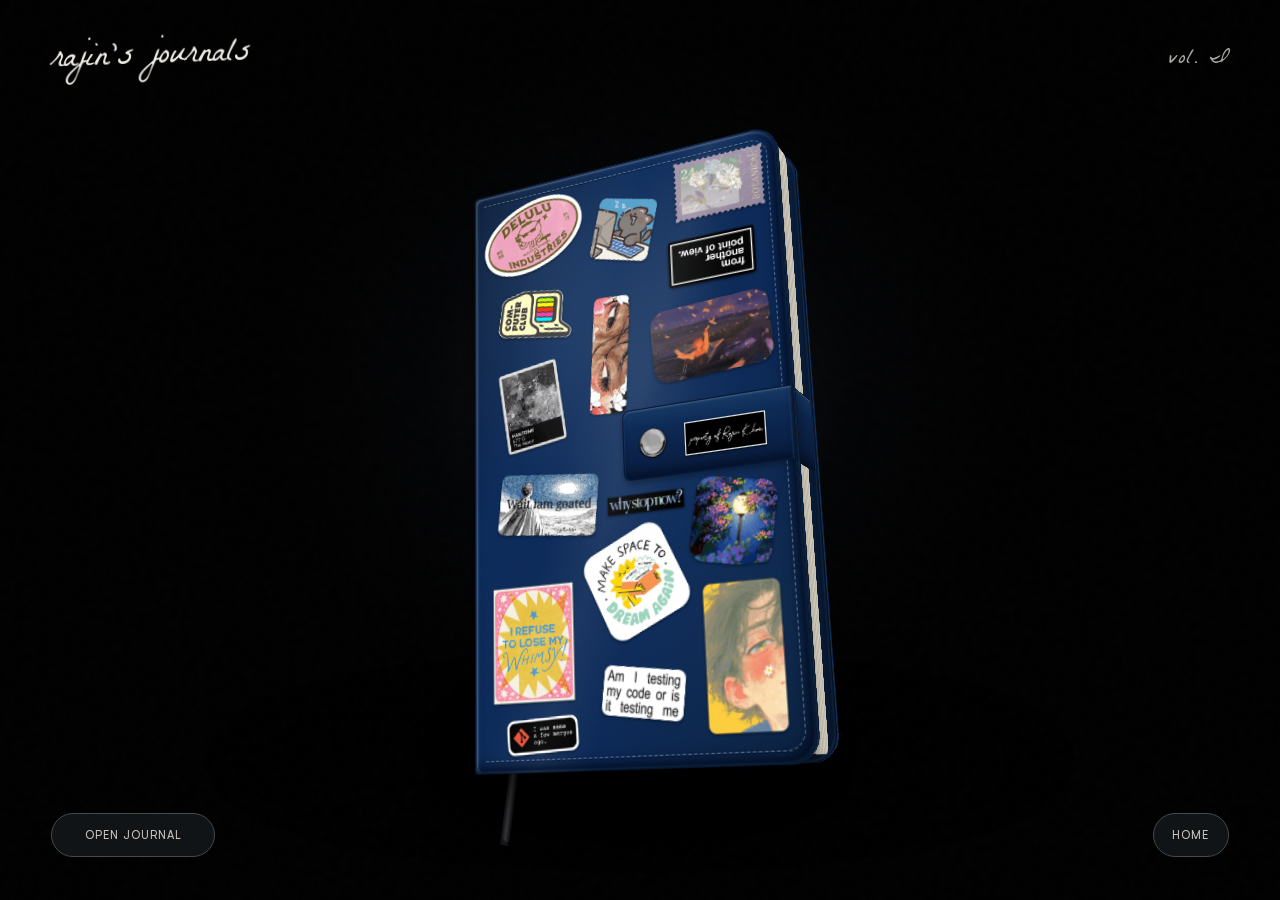
<file: index.html>
<!doctype html>
<html lang="en">
  <head>
    <meta charset="utf-8" />
    <meta name="viewport" content="width=device-width, initial-scale=1" />
    <meta name="theme-color" content="#000000" />
    <meta name="description" content="Explore Rajin's public-facing leather journal in 3D. Open the cover and turn through its pages." />
    <meta name="author" content="Rajin Khan" />
    <meta name="robots" content="index, follow, max-image-preview:large" />
    <title>rajin's journals</title>
    <link rel="canonical" href="https://journals.rajinkhan.com/" />
    <link rel="icon" href="./favicon.ico" sizes="any" />
    <link rel="icon" type="image/png" href="./assets/favicon.png" sizes="192x192" />
    <link rel="apple-touch-icon" href="./assets/favicon.png" />
    <meta property="og:type" content="website" />
    <meta property="og:site_name" content="rajin's journals" />
    <meta property="og:title" content="rajin's journals" />
    <meta property="og:description" content="Explore Rajin's public-facing leather journal in 3D. Open the cover and turn through its pages." />
    <meta property="og:url" content="https://journals.rajinkhan.com/" />
    <meta property="og:image" content="https://journals.rajinkhan.com/og-image.png?v=2" />
    <meta property="og:image:type" content="image/png" />
    <meta property="og:image:width" content="1200" />
    <meta property="og:image:height" content="630" />
    <meta property="og:image:alt" content="rajin's journals in handwritten lettering beside a sticker-covered navy leather journal" />
    <meta name="twitter:card" content="summary_large_image" />
    <meta name="twitter:title" content="rajin's journals" />
    <meta name="twitter:description" content="Explore Rajin's public-facing leather journal in 3D. Open the cover and turn through its pages." />
    <meta name="twitter:image" content="https://journals.rajinkhan.com/og-image.png?v=2" />
    <meta name="twitter:image:alt" content="rajin's journals in handwritten lettering beside a sticker-covered navy leather journal" />
    <link rel="stylesheet" href="./styles.css?v=23" />
  </head>
  <body>
    <div class="site-shell">
      <header class="masthead"><h1 class="masthead-title">rajin's journals</h1><span class="volume">vol. I</span></header>

      <main class="main-content">
        <section class="viewer" aria-label="Interactive three-dimensional journal">
          <div class="ambient ambient-one" aria-hidden="true"></div>
          <div class="ambient ambient-two" aria-hidden="true"></div>
          <div class="scene" id="scene">
            <div class="book-shadow" aria-hidden="true"></div>
            <div class="book-motion" id="bookMotion">
              <div class="book" id="book">
                <div class="back-cover cover" aria-hidden="true">
                  <span class="cover-edge edge-free"></span>
                  <span class="cover-edge edge-top"></span>
                  <span class="cover-edge edge-bottom"></span>
                  <div class="cover-face outside"><span class="stitches"></span></div>
                  <div class="cover-face inside"><span class="stitches"></span></div>
                </div>
                <div class="spine" aria-hidden="true"></div>
                <div class="paper-block" aria-hidden="true"><span class="paper-block-top"></span><span class="paper-block-bottom"></span></div>
                <div class="last-page paper-face" id="lastPage" aria-hidden="true"></div>
                <div class="ribbon" aria-hidden="true"></div>
                <div class="sheets" id="sheets"></div>
                <div class="binding-seam" aria-hidden="true"></div>
                <button class="front-cover cover" id="coverButton" type="button" aria-label="Open journal">
                  <span class="cover-edge edge-free"></span>
                  <span class="cover-edge edge-top"></span>
                  <span class="cover-edge edge-bottom"></span>
                  <span class="cover-face outside"><span class="stitches"></span><span class="sticker-layer" id="stickerLayer" aria-hidden="true"></span><span class="cover-sheen"></span></span>
                  <span class="cover-face inside"><span class="stitches"></span></span>
                </button>
                <div class="strap" aria-hidden="true">
                  <div class="strap-anchor"></div>
                  <div class="strap-wrap">
                    <div class="strap-flap"><span class="snap"></span><span class="strap-sticker"></span></div>
                  </div>
                </div>
              </div>
            </div>
          </div>
        </section>
      </main>
      <footer class="site-footer">
        <button class="toggle-button" id="toggleButton" type="button" aria-controls="book" aria-expanded="false" aria-label="Open journal" data-phase="closed">
          <span class="toggle-label" data-label="closed" aria-hidden="true">Open journal</span>
          <span class="toggle-label" data-label="opening" aria-hidden="true">Opening…</span>
          <span class="toggle-label" data-label="open" aria-hidden="true">Close journal</span>
          <span class="toggle-label" data-label="closing" aria-hidden="true">Closing…</span>
        </button>
        <a class="portfolio-link" href="https://rajinkhan.com">home</a>
      </footer>
    </div>
    <dialog class="viewport-notice" id="viewportNotice" aria-labelledby="viewportNoticeTitle" aria-describedby="viewportNoticeText">
      <h2 id="viewportNoticeTitle">Best on a larger screen</h2>
      <p id="viewportNoticeText">The journal is easier to open and read on a laptop, desktop, or iPad. You can still explore it here.</p>
      <form method="dialog"><button type="submit">View journal here</button></form>
    </dialog>
    <script src="./script.js?v=24" defer></script>
  </body>
</html>
</file>
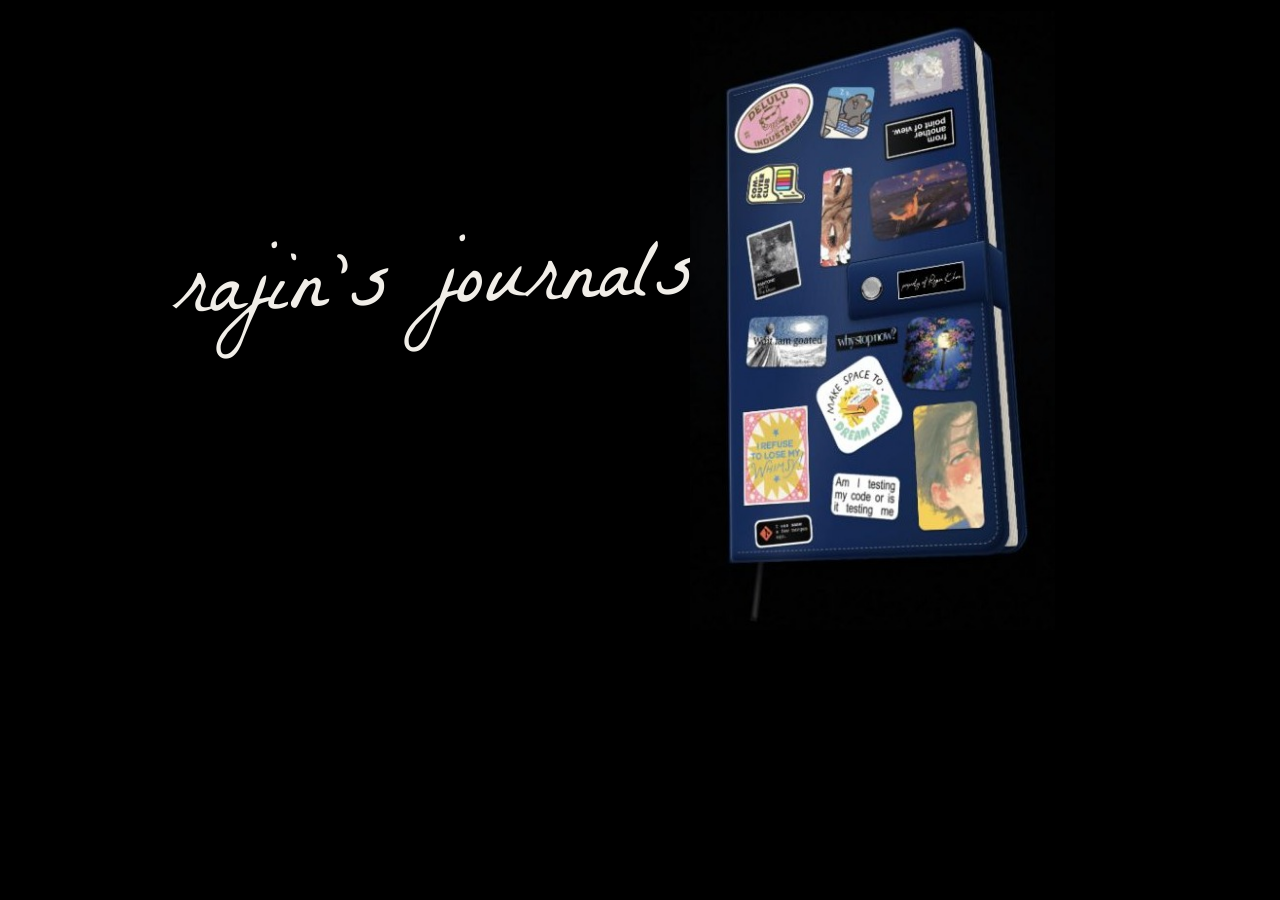
<file: og-image.html>
<!doctype html>
<html lang="en">
  <head>
    <meta charset="utf-8" />
    <meta name="viewport" content="width=device-width, initial-scale=1" />
    <meta name="robots" content="noindex, nofollow" />
    <title>rajin's journals</title>
    <style>
      @font-face { font-family: 'La Belle Aurore'; src: url('./assets/fonts/la-belle-aurore-latin.woff2') format('woff2'); }
      * { box-sizing: border-box; }
      html, body { width: 1200px; height: 630px; margin: 0; overflow: hidden; }
      body { background: #000; color: #f1eee8; }
      main { position: relative; width: 1200px; height: 630px; overflow: hidden; }
      h1 { position: absolute; top: 247px; left: 175px; margin: 0; font-family: 'La Belle Aurore', cursive; font-size: 86px; font-weight: 400; line-height: 1; white-space: nowrap; transform: rotate(-2deg); }
      .book { position: absolute; top: 11px; right: 145px; width: 365px; height: auto; }
      @media (min-width: 1800px) {
        html, body, main { width: 2400px; height: 900px; }
        h1 { top: 350px; left: 500px; font-size: 150px; }
        .book { top: 13px; right: 465px; width: 510px; }
      }
    </style>
  </head>
  <body>
    <main>
      <h1>rajin's journals</h1>
      <img class="book" src="./assets/og-journal.jpg" alt="A navy leather journal covered in stickers" />
    </main>
  </body>
</html>
</file>
<file: styles.css>
@font-face {
  font-family: Satoshi;
  src: url("./assets/fonts/satoshi-400.woff2") format("woff2");
  font-style: normal;
  font-weight: 400;
  font-display: swap;
}
@font-face {
  font-family: Satoshi;
  src: url("./assets/fonts/satoshi-500.woff2") format("woff2");
  font-style: normal;
  font-weight: 500;
  font-display: swap;
}
@font-face {
  font-family: "La Belle Aurore";
  src: url("./assets/fonts/la-belle-aurore-latin.woff2") format("woff2");
  font-style: normal;
  font-weight: 400;
  font-display: swap;
}
:root {
  color-scheme: dark;
  --surface: #000;
  --navy: #071d43;
  --w: 310px;
  --h: 542.5px;
  font-family: Satoshi, "Avenir Next", sans-serif;
}
* { box-sizing: border-box; }
html, body { width: 100%; height: 100%; margin: 0; overflow: hidden; }
body { background: var(--surface); }
button { font: inherit; }
.site-shell {
  position: relative;
  width: 100%;
  height: 100svh;
  overflow: hidden;
  background: #000;
}
.site-shell::before {
  content: "";
  position: absolute;
  inset: 0;
  pointer-events: none;
  opacity: .075;
  background-image: url("data:image/svg+xml,%3Csvg viewBox='0 0 180 180' xmlns='http://www.w3.org/2000/svg'%3E%3Cfilter id='n'%3E%3CfeTurbulence type='fractalNoise' baseFrequency='.6' numOctaves='3' stitchTiles='stitch'/%3E%3C/filter%3E%3Crect width='100%25' height='100%25' filter='url(%23n)' opacity='.24'/%3E%3C/svg%3E");
}
.masthead {
  position: absolute;
  z-index: 80;
  top: clamp(24px, 3.6vw, 40px);
  left: clamp(22px, 4vw, 52px);
  right: clamp(22px, 4vw, 52px);
  display: flex;
  justify-content: space-between;
  align-items: baseline;
  color: #eeeae3;
}
.masthead-title {
  display: inline-block;
  margin: 0;
  font-family: "La Belle Aurore", "Bradley Hand", cursive;
  font-size: clamp(27px, 2.9vw, 35px);
  font-weight: 400;
  line-height: 1;
  letter-spacing: -.025em;
  transform: rotate(-2deg);
  white-space: nowrap;
}
.volume {
  color: #aaa8a2;
  font-family: "La Belle Aurore", "Bradley Hand", cursive;
  font-size: 23px;
  font-weight: 400;
  letter-spacing: 0;
  line-height: 1;
  white-space: nowrap;
}
.main-content, .viewer, .scene { position: absolute; inset: 0; }
.viewer { isolation: isolate; }
.ambient { position: absolute; border-radius: 50%; pointer-events: none; }
.ambient-one { width: 58%; height: 75%; left: 21%; top: 5%; background: radial-gradient(ellipse, #657b9a29, #34415f0c 42%, transparent 72%); }
.ambient-two { width: 66%; height: 19%; left: 17%; bottom: 6%; background: radial-gradient(ellipse, #00000091, transparent 71%); filter: blur(17px); }
.scene {
  perspective: 1100px;
  perspective-origin: 50% 48%;
  touch-action: none;
  --scale: 1;
  --offset: -155px;
}
.book-motion {
  position: absolute;
  width: var(--w);
  height: var(--h);
  left: calc(50% + var(--offset));
  top: 50%;
  transform-origin: 0 50%;
  transform: translateY(-50%) scale(var(--scale));
  transform-style: preserve-3d;
  transition: transform 1050ms cubic-bezier(.2,.75,.2,1), left 1050ms cubic-bezier(.2,.75,.2,1);
}
.book {
  position: absolute;
  inset: 0;
  width: var(--w);
  height: var(--h);
  transform-origin: 50% 50%;
  transform: translateY(var(--float, 0px)) rotateX(var(--pitch, 13deg)) rotateY(var(--yaw, -27deg)) rotateZ(var(--roll, -2.5deg));
  transform-style: preserve-3d;
  will-change: transform;
}
.scene.is-settling .book { transition: transform var(--settle-duration, 800ms) cubic-bezier(.18,.75,.18,1); }
.scene.is-open .book { transition: transform 1050ms cubic-bezier(.18,.75,.18,1); transform: translateY(0) rotateX(0deg) rotateY(0deg) rotateZ(0deg); }
.scene:not(.is-open) .book-motion { cursor: grab; }
.scene.is-dragging .book-motion { cursor: grabbing; }
.book-shadow {
  position: absolute;
  left: 50%;
  top: 78%;
  width: min(370px, 70%);
  height: 95px;
  border-radius: 50%;
  transform: translateX(-50%);
  background: radial-gradient(ellipse, #000000c7, #03050a75 49%, transparent 76%);
  filter: blur(26px);
  opacity: .78;
  transition: width 1050ms, opacity 500ms, transform 500ms cubic-bezier(.16,1,.3,1);
}
.scene.is-open .book-shadow { width: min(720px, 87%); opacity: .64; }
.scene.is-hovered .book-shadow { opacity: .55; transform: translateX(-50%) scale(1.12); }

.cover {
  position: absolute;
  inset: 0;
  display: block;
  padding: 0;
  border: 0;
  background: none;
  transform-style: preserve-3d;
  transform-origin: left center;
}
.cover-face {
  position: absolute;
  inset: 0;
  display: block;
  backface-visibility: hidden;
  -webkit-backface-visibility: hidden;
  border-radius: 5px 23px 23px 5px;
  background-color: var(--navy);
  background-image: radial-gradient(ellipse 82% 62% at 21% 15%, #738fac2b, transparent 66%), radial-gradient(ellipse 80% 64% at 89% 81%, #31578731, transparent 70%), linear-gradient(117deg, #061632, #0d2a59 30%, #0c2856 65%, #051833);
  box-shadow: inset 0 0 0 1px #06152a, inset 2px 2px 7px #9bb6d323, inset -5px -5px 14px #0109167a, 0 18px 28px #0008;
}
.cover-face::before {
  content: "";
  position: absolute;
  inset: 0;
  border-radius: inherit;
  pointer-events: none;
  opacity: .14;
  mix-blend-mode: soft-light;
  background-image: url("data:image/svg+xml,%3Csvg xmlns='http://www.w3.org/2000/svg' width='180' height='180'%3E%3Cfilter id='g'%3E%3CfeTurbulence type='fractalNoise' baseFrequency='.52' numOctaves='3' stitchTiles='stitch'/%3E%3C/filter%3E%3Crect width='100%25' height='100%25' filter='url(%23g)'/%3E%3C/svg%3E");
}
.cover-face::after {
  content: "";
  position: absolute;
  inset: 2px;
  border-radius: inherit;
  pointer-events: none;
  box-shadow: inset 1px 1px 2px #bed4ed5c, inset -3px -3px 6px #020a1eaa;
}
.cover-face.inside {
  transform: rotateY(180deg) translateZ(3px);
  background-image: radial-gradient(ellipse at 30% 15%, #45648b29, transparent 60%), linear-gradient(105deg, #071934, #0b2856 52%, #061934);
  box-shadow: inset 0 0 0 1px #031126, inset 0 0 25px #9eb8d322;
}
.cover-edge {
  position: absolute;
  display: block;
  pointer-events: none;
  background: linear-gradient(90deg, #020b19, #153b6b 35%, #071b3b 78%, #010914);
  box-shadow: inset 0 0 2px #a9c4e64b;
  backface-visibility: visible;
}
.edge-free {
  right: -3px;
  top: 24px;
  bottom: 24px;
  width: 6px;
  border-radius: 2px;
  transform: rotateY(90deg);
}
.edge-top,
.edge-bottom {
  left: 5px;
  right: 23px;
  height: 6px;
  background: linear-gradient(90deg, #061630, #173b68 42%, #0a234d 90%);
}
.edge-top {
  top: 0;
  transform-origin: center top;
  transform: translateZ(-3px) rotateX(90deg);
}
.edge-bottom {
  bottom: 0;
  transform-origin: center bottom;
  transform: translateZ(-3px) rotateX(-90deg);
}
.edge-curve {
  height: 6px;
  transform-origin: center center;
  background: linear-gradient(#0b2b56, #133b70 50%, #061630);
  box-shadow: none;
}
.front-cover .outside { transform: translateZ(3px); }
.back-cover .outside {
  transform: rotateY(180deg) translateZ(3px);
  border-radius: 23px 5px 5px 23px;
}
.back-cover .inside { transform: translateZ(3px); }
.front-cover .inside { transform: rotateY(180deg) translateZ(3px); }
.cover-face.outside .cover-sheen { opacity: .68; }
.stitches {
  position: absolute;
  inset: 10px 9px 10px 11px;
  border: 1px dashed #91abc1;
  border-left: 0;
  border-radius: 0 16px 16px 0;
  opacity: .57;
  filter: drop-shadow(0 1px .5px #000b20);
}
.front-cover .inside { border-radius: 23px 5px 5px 23px; }
.front-cover .inside { backface-visibility: visible; -webkit-backface-visibility: visible; }
.front-cover .inside .stitches {
  border-left: 1px dashed #7599c0;
  border-right: 0;
  border-radius: 16px 0 0 16px;
}
.back-cover .outside .stitches {
  border-left: 1px dashed #91abc1;
  border-right: 0;
  border-radius: 16px 0 0 16px;
}
.front-cover {
  z-index: 40;
  cursor: grab;
  transform: translateZ(25px) rotateY(0deg);
  transition: transform 1050ms cubic-bezier(.25,.7,.15,1);
}
.front-cover:focus-visible { outline: 2px solid #d7cbb2; outline-offset: 6px; }
.scene.is-open .front-cover { pointer-events: none; transform: translateZ(-27px) rotateY(-180deg); }
.cover-sheen {
  position: absolute;
  inset: 0;
  border-radius: inherit;
  pointer-events: none;
  background: radial-gradient(ellipse 155px 250px at var(--glint-x, 49%) var(--glint-y, 35%), #c5d7e326, transparent 78%), linear-gradient(109deg, transparent 38%, #ffffff18 50%, transparent 61%);
}
.sticker-layer {
  position: absolute;
  inset: 0;
  display: block;
  pointer-events: none;
  transform: translateZ(1px);
  transform-style: preserve-3d;
}
.sticker {
  position: absolute;
  display: block;
  object-fit: fill;
  backface-visibility: hidden;
  -webkit-backface-visibility: hidden;
  filter: drop-shadow(.35px 1.1px .8px #0007);
}
.back-cover { z-index: 1; transform: translateZ(-28px); }
.spine {
  position: absolute;
  z-index: 2;
  left: 0;
  top: 0;
  width: 0;
  height: 100%;
  transform: translateZ(-31px);
  transform-style: preserve-3d;
  transition: opacity 300ms;
}
.scene.is-open .spine { opacity: 0; }
.spine::before {
  content: "";
  position: absolute;
  left: 0;
  top: 0;
  width: 59px;
  height: 100%;
  background: linear-gradient(90deg, #06152d, #153e70 16%, #0b2d5d 48%, #133b70 82%, #06152e);
  box-shadow: inset 0 0 7px #020a1d, inset 1px 0 3px #9bb9da50;
  transform-origin: left center;
  transform: rotateY(-90deg);
  backface-visibility: visible;
}

.paper-block {
  position: absolute;
  z-index: 3;
  left: 7px;
  right: 7px;
  top: 7px;
  bottom: 7px;
  border-radius: 2px 15px 15px 2px;
  background: #eee7d7;
  transform: translateZ(-22px);
  transform-style: preserve-3d;
  transition: opacity 200ms;
}
.paper-block::before,
.paper-block::after,
.paper-block-top,
.paper-block-bottom {
  content: "";
  position: absolute;
  display: block;
  pointer-events: none;
  backface-visibility: visible;
}
.paper-block::before {
  inset: 0;
  border-radius: inherit;
  background: linear-gradient(90deg, #ded4c2, #f8f2e6 8%, #f9f3e8 85%, #e9dfcc);
  box-shadow: inset -5px 0 12px #75674d27;
  transform: translateZ(40px);
}
.paper-block::after {
  top: 0;
  right: 0;
  width: 40px;
  bottom: 0;
  border-radius: 8px;
  background: repeating-linear-gradient(90deg, #e5ddc9 0 1px, #fbf5e9 1px 3px, #eee5d2 3px 4px);
  box-shadow: inset 0 0 8px #a99b8057, 1px 0 3px #0004;
  transform-origin: right center;
  transform: rotateY(90deg);
}
.paper-block-top,
.paper-block-bottom {
  left: 0;
  width: calc(100% - 15px);
  height: 40px;
  background: repeating-linear-gradient(180deg, #e5ddca 0 1px, #f9f3e8 1px 3px, #e9e0cd 3px 4px);
  box-shadow: inset 0 0 7px #8b7e6538;
}
.paper-block-top { top: 0; transform-origin: center top; transform: rotateX(90deg); }
.paper-block-bottom { bottom: 0; transform-origin: center bottom; transform: rotateX(-90deg); }
.paper-block-curve {
  position: absolute;
  display: block;
  height: 40px;
  pointer-events: none;
  backface-visibility: visible;
  background: repeating-linear-gradient(180deg, #e5ddc9 0 1px, #fbf5e9 1px 3px, #eee5d2 3px 4px);
  box-shadow: inset 0 0 4px #9c8d7052;
}
.scene.is-open .paper-block { opacity: 0; }
.last-page { z-index: 5; transform: translateZ(19.5px); transition: transform 1050ms cubic-bezier(.2,.75,.2,1); }
.scene.is-open .last-page { transform: translateZ(-13.5px); }
.sheets { position: absolute; inset: 0; z-index: 20; transform: translateZ(10px); transform-style: preserve-3d; pointer-events: none; transition: transform 1050ms cubic-bezier(.2,.75,.2,1); }
.scene.is-open .sheets { transform: translateZ(-20px); }
.sheet {
  position: absolute;
  inset: 6px 8px 8px 7px;
  visibility: hidden;
  transform-origin: 0 50%;
  transform-style: preserve-3d;
  transition: transform 860ms cubic-bezier(.2,.72,.15,1);
  pointer-events: none;
}
.sheet.is-turning { transition-timing-function: cubic-bezier(.25,.8,.3,1); }
.scene.is-gathering-pages .sheet { transition-duration: 640ms; }
.paper-face {
  position: absolute;
  inset: 6px 8px 8px 7px;
  overflow: hidden;
  border-radius: 8px 14px 17px 8px;
  background: radial-gradient(ellipse 100% 80% at 39% 37%, #fffaf0, transparent 83%), linear-gradient(90deg, #e8dfcd 0%, #f6f1e6 7%, #f8f4ea 64%, #eee5d4 100%);
  box-shadow: inset 7px 0 15px #43382224, inset -5px 0 11px #71614720;
  backface-visibility: hidden;
  -webkit-backface-visibility: hidden;
}
.sheet .paper-face { inset: 0; }
.sheet .paper-face.front { transform: translateZ(.55px); }
.sheet .paper-face.back { transform: rotateY(180deg) translateZ(.55px); border-radius: 14px 8px 8px 17px; }
.paper-face::before {
  content: "";
  position: absolute;
  inset: 0;
  pointer-events: none;
  mix-blend-mode: multiply;
  background-image: url("data:image/svg+xml,%3Csvg xmlns='http://www.w3.org/2000/svg' width='100' height='100'%3E%3Cfilter id='a'%3E%3CfeTurbulence type='fractalNoise' baseFrequency='.43' numOctaves='2' stitchTiles='stitch'/%3E%3C/filter%3E%3Cpath filter='url(%23a)' opacity='.065' d='M0 0h100v100H0z'/%3E%3C/svg%3E");
}
.sheet.is-turned .paper-face.back { box-shadow: inset -7px 0 15px #43382224, inset 5px 0 11px #71614720; }
.sheet.is-turned .paper-face.back .page-gutter { left: auto; right: 0; transform: scaleX(-1); }
.binding-seam {
  position: absolute;
  z-index: 25;
  left: -4px;
  top: 10px;
  bottom: 10px;
  width: 14px;
  background: linear-gradient(90deg, #091b3b00, #071830 25%, #514f4b 48%, #c8c0b2 68%, #f4eee200);
  box-shadow: 2px 0 4px #1b1d2050;
  transform: translateZ(-8px);
  opacity: 0;
  pointer-events: none;
  transition: opacity 280ms;
}
.scene.is-open .binding-seam { opacity: 1; }
.scene.has-left-page .binding-seam {
  background: linear-gradient(90deg, transparent, #d0c5b3 28%, #776d60 51%, #e8e0d2 75%, transparent);
  box-shadow: 2px 0 4px #42392e29;
}
.page-content { position: absolute; inset: 29px 19px 24px 25px; color: #77766e; font-family: Arial, sans-serif; font-size: 10px; }
.page-head { height: 49px; display: flex; justify-content: space-between; align-items: flex-end; border-bottom: 1px solid #8e8c83; padding-bottom: 5px; }
.page-codes { display: flex; flex-direction: column; gap: 4px; }
.weather, .weekdays { display: flex; gap: 1px; }
.weather span, .weekdays span { height: 12px; min-width: 17px; border: 1px solid #aaa89c; text-align: center; line-height: 10px; font-size: 8px; }
.weather span { font-size: 11px; }
.weather .rain-icon {
  background: url("data:image/svg+xml,%3Csvg xmlns='http://www.w3.org/2000/svg' viewBox='0 0 18 12'%3E%3Cpath d='M3.4 7.5c-1.2 0-2-.8-2-1.8 0-1.1.8-1.9 1.9-1.9.3-1.6 1.6-2.6 3.1-2.6 1.3 0 2.4.7 2.9 1.8.4-.3.9-.4 1.5-.4 1.4 0 2.5 1 2.6 2.3 1.1.1 1.8.9 1.8 1.9 0 1-.8 1.7-1.9 1.7z' fill='none' stroke='%2377766e' stroke-width='.8'/%3E%3Cpath d='m5.6 8.3-.7 2.3m3.9-2.3-.7 2.3m3.9-2.3-.7 2.3' stroke='%2377766e' stroke-width='.8' stroke-linecap='round'/%3E%3C/svg%3E") center / 15px 11px no-repeat;
}
.page-fields { display: flex; flex-direction: column; gap: 2px; font-size: 10px; white-space: nowrap; }
.page-fields span { display: flex; gap: 4px; }
.page-fields i { display: inline-block; width: 72px; border-bottom: 1px solid #aca99c; transform: translateY(-3px); }
.page-fields .date i { width: 13px; margin-left: 4px; }
.page-rules { position: absolute; left: 0; right: 0; top: 88px; bottom: 25px; display: flex; flex-direction: column; justify-content: space-between; }
.page-rules span { display: block; width: 100%; border-bottom: 1px dotted #aaa89b; opacity: .8; }
.page-bottom { position: absolute; left: 0; right: 0; bottom: 2px; border-bottom: 1px solid #aaa89b; }
.first-page-note {
  position: absolute;
  top: 82px;
  bottom: 5px;
  left: 2px;
  right: 3px;
  color: #323b3e;
  font-family: "La Belle Aurore", "Bradley Hand", cursive;
  font-size: 23px;
  line-height: 1.18;
  transform: rotate(-.35deg);
}
.note-title { display: block; margin-bottom: 27px; text-align: center; }
.note-body { margin: 0; white-space: pre-line; }
.note-signoff {
  position: absolute;
  right: 0;
  bottom: 0;
  display: flex;
  flex-direction: column;
  align-items: flex-end;
}
.note-signature { font-size: 19px; }
.page-gutter { position: absolute; top: 0; bottom: 0; left: 0; width: 25px; background: linear-gradient(90deg, #473c2d39, #64584320 46%, transparent); }

.strap {
  position: absolute;
  z-index: 60;
  left: calc(100% - 2px);
  top: 44%;
  width: 0;
  height: 65px;
  transform-style: preserve-3d;
  pointer-events: none;
}
.strap-anchor,
.strap-wrap,
.strap-flap {
  position: absolute;
  top: 0;
  height: 100%;
  border: 1px solid #041733;
  background: linear-gradient(180deg, #183965, #0d2a56 28%, #0a2046 76%, #05152f);
  box-shadow: inset 0 1px 2px #9ab9d45c, inset 0 -3px 6px #000d27a3;
}
.strap-anchor {
  left: -45px;
  width: 46px;
  border-radius: 5px 0 0 5px;
  transform: translateZ(-30px);
}
.strap-wrap {
  left: 0;
  width: 61px;
  border-right: 0;
  border-radius: 0;
  box-shadow: inset 0 1px 2px #9ab9d45c, inset 0 -3px 6px #000d27a3;
  transform-origin: left center;
  transform: translateZ(-30px) rotateY(-90deg);
  transform-style: preserve-3d;
  transition: transform 860ms cubic-bezier(.4,0,.6,1);
}
.strap-wrap::after {
  content: "";
  position: absolute;
  right: -4px;
  top: 0;
  bottom: 0;
  width: 15px;
  pointer-events: none;
  background: linear-gradient(90deg, #04122c00, #5473985c 45%, #0a285172 70%, #04132d00);
  border-radius: 50% / 8%;
  transform: translateZ(1px);
  z-index: 2;
}
.strap-flap {
  left: -93px;
  width: 154px;
  border-right: 0;
  border-radius: 7px 0 0 7px;
  box-shadow: 0 3px 6px #0005, inset 0 1px 2px #9ab9d45c, inset 0 -2px 4px #000d276b;
  transform-origin: right center;
  transform: rotateY(90deg);
  transform-style: preserve-3d;
  transition: transform 860ms cubic-bezier(.4,0,.6,1);
}
.scene.is-unfastened .strap-wrap { transform: translateZ(-30px) rotateY(-65deg); }
.scene.is-unfastened .strap-flap { transform: rotateY(255deg); }
.snap {
  position: absolute;
  left: 15px;
  top: 50%;
  width: 25px;
  height: 25px;
  border-radius: 50%;
  transform: translateY(-50%);
  background: url("./assets/stickers/snap-metal.png") calc(50% - 1.6px) calc(50% + .8px) / 118% 112% no-repeat;
  box-shadow: 0 1px 2px #000b, 0 0 0 .6px #1c2530;
  filter: brightness(.78) contrast(1.1);
  backface-visibility: hidden;
}
.strap-sticker {
  position: absolute;
  left: 58px;
  top: 18px;
  width: 73px;
  height: 29px;
  background: #030303 url("./assets/stickers/property-label.png") center / cover no-repeat;
  border: 1px solid #ebeee9;
  box-shadow: 0 1px 2px #0009;
  transform: translateZ(1.5px);
  backface-visibility: hidden;
  -webkit-backface-visibility: hidden;
}
.ribbon {
  position: absolute;
  z-index: 38;
  left: 21px;
  bottom: -59px;
  width: 9px;
  height: 75px;
  border-radius: 0 0 4px 4px;
  background: linear-gradient(90deg, #0b0c10, #353538 48%, #08090b);
  transform: translateZ(2px) rotate(9deg);
  transform-origin: top center;
  box-shadow: 2px 1px 2px #0004;
  transition: transform 1050ms cubic-bezier(.2,.75,.2,1), opacity 1050ms;
}
.ribbon::after { content: ""; position: absolute; bottom: -2px; left: 0; border-bottom: 7px solid #151519; border-right: 9px solid transparent; }
.scene.is-open .ribbon { transform: translateZ(-12px) rotate(12deg) scaleY(.38); opacity: .82; }
.site-footer {
  position: fixed;
  z-index: 90;
  bottom: clamp(24px, 4vw, 43px);
  left: clamp(22px, 4vw, 52px);
  right: clamp(22px, 4vw, 52px);
  display: flex;
  align-items: center;
  justify-content: space-between;
  gap: 18px;
}
.toggle-button,
.portfolio-link {
  min-height: 44px;
  border: 1px solid #585a5a;
  border-radius: 999px;
  white-space: nowrap;
  text-decoration: none;
  transition: background-color 280ms ease, border-color 280ms ease, color 280ms ease, transform 280ms cubic-bezier(.2,.7,.2,1);
}
.toggle-button {
  display: grid;
  place-items: center;
  width: 164px;
  padding: 0 20px;
  background: #111417;
  border-color: #45494a;
  color: #c8c4bd;
  font-family: Satoshi, "Avenir Next", sans-serif;
  font-size: 11px;
  font-weight: 500;
  letter-spacing: .09em;
  text-transform: uppercase;
  cursor: pointer;
}
.toggle-label {
  grid-area: 1 / 1;
  opacity: 0;
  transform: translateY(3px);
  transition: opacity 320ms ease, transform 420ms cubic-bezier(.2,.7,.2,1);
}
.toggle-button[data-phase="closed"] [data-label="closed"],
.toggle-button[data-phase="opening"] [data-label="opening"],
.toggle-button[data-phase="open"] [data-label="open"],
.toggle-button[data-phase="closing"] [data-label="closing"] { opacity: 1; transform: translateY(0); }
.portfolio-link {
  display: inline-flex;
  align-items: center;
  justify-content: center;
  min-width: 76px;
  padding: 0 18px;
  background: #111417;
  color: #c8c4bd;
  font-family: Satoshi, "Avenir Next", sans-serif;
  font-size: 11px;
  font-weight: 500;
  letter-spacing: .09em;
  text-transform: uppercase;
  border-color: #45494a;
}
.toggle-button:hover:not(:disabled), .portfolio-link:hover { background: #1c2023; color: #f5f1e8; border-color: #8b8c88; transform: translateY(-2px); }
.toggle-button:active:not(:disabled), .portfolio-link:active { transform: translateY(0) scale(.97); }
.toggle-button:disabled { cursor: progress; }
.toggle-button:focus-visible, .portfolio-link:focus-visible { outline: 2px solid #ddd4c2; outline-offset: 5px; }
.viewport-notice {
  width: min(360px, calc(100vw - 36px));
  max-height: calc(100svh - 36px);
  padding: 30px 28px 26px;
  overflow: auto;
  border: 1px solid #45494a;
  border-radius: 18px;
  background: #111417;
  color: #eeeae3;
  box-shadow: 0 24px 80px #000a;
}
.viewport-notice::backdrop { background: #000d; }
.viewport-notice h2 {
  margin: 0 0 12px;
  font-family: "La Belle Aurore", "Bradley Hand", cursive;
  font-size: 33px;
  font-weight: 400;
  line-height: 1.1;
}
.viewport-notice p { margin: 0 0 26px; color: #bcbab4; font-size: 14px; line-height: 1.55; }
.viewport-notice form { margin: 0; }
.viewport-notice button {
  width: 100%;
  min-height: 46px;
  border: 1px solid #696d6d;
  border-radius: 999px;
  background: #1c2023;
  color: #f5f1e8;
  font-size: 11px;
  font-weight: 500;
  letter-spacing: .09em;
  text-transform: uppercase;
  cursor: pointer;
  transition: background-color 200ms, border-color 200ms, transform 200ms;
}
.viewport-notice button:hover { background: #292f32; border-color: #aaa9a3; }
.viewport-notice button:active { transform: scale(.98); }
.viewport-notice button:focus-visible { outline: 2px solid #ddd4c2; outline-offset: 4px; }
@media (max-width: 600px) {
  .masthead-title { font-size: clamp(23px, 6.7vw, 28px); }
  .volume { font-size: 19px; }
  .toggle-button { width: 154px; font-size: 10px; }
  .book-shadow { top: 73%; }
}
@media (prefers-reduced-motion: reduce) {
  *, *::before, *::after { transition-duration: .01ms !important; animation-duration: .01ms !important; }
}
</file>
